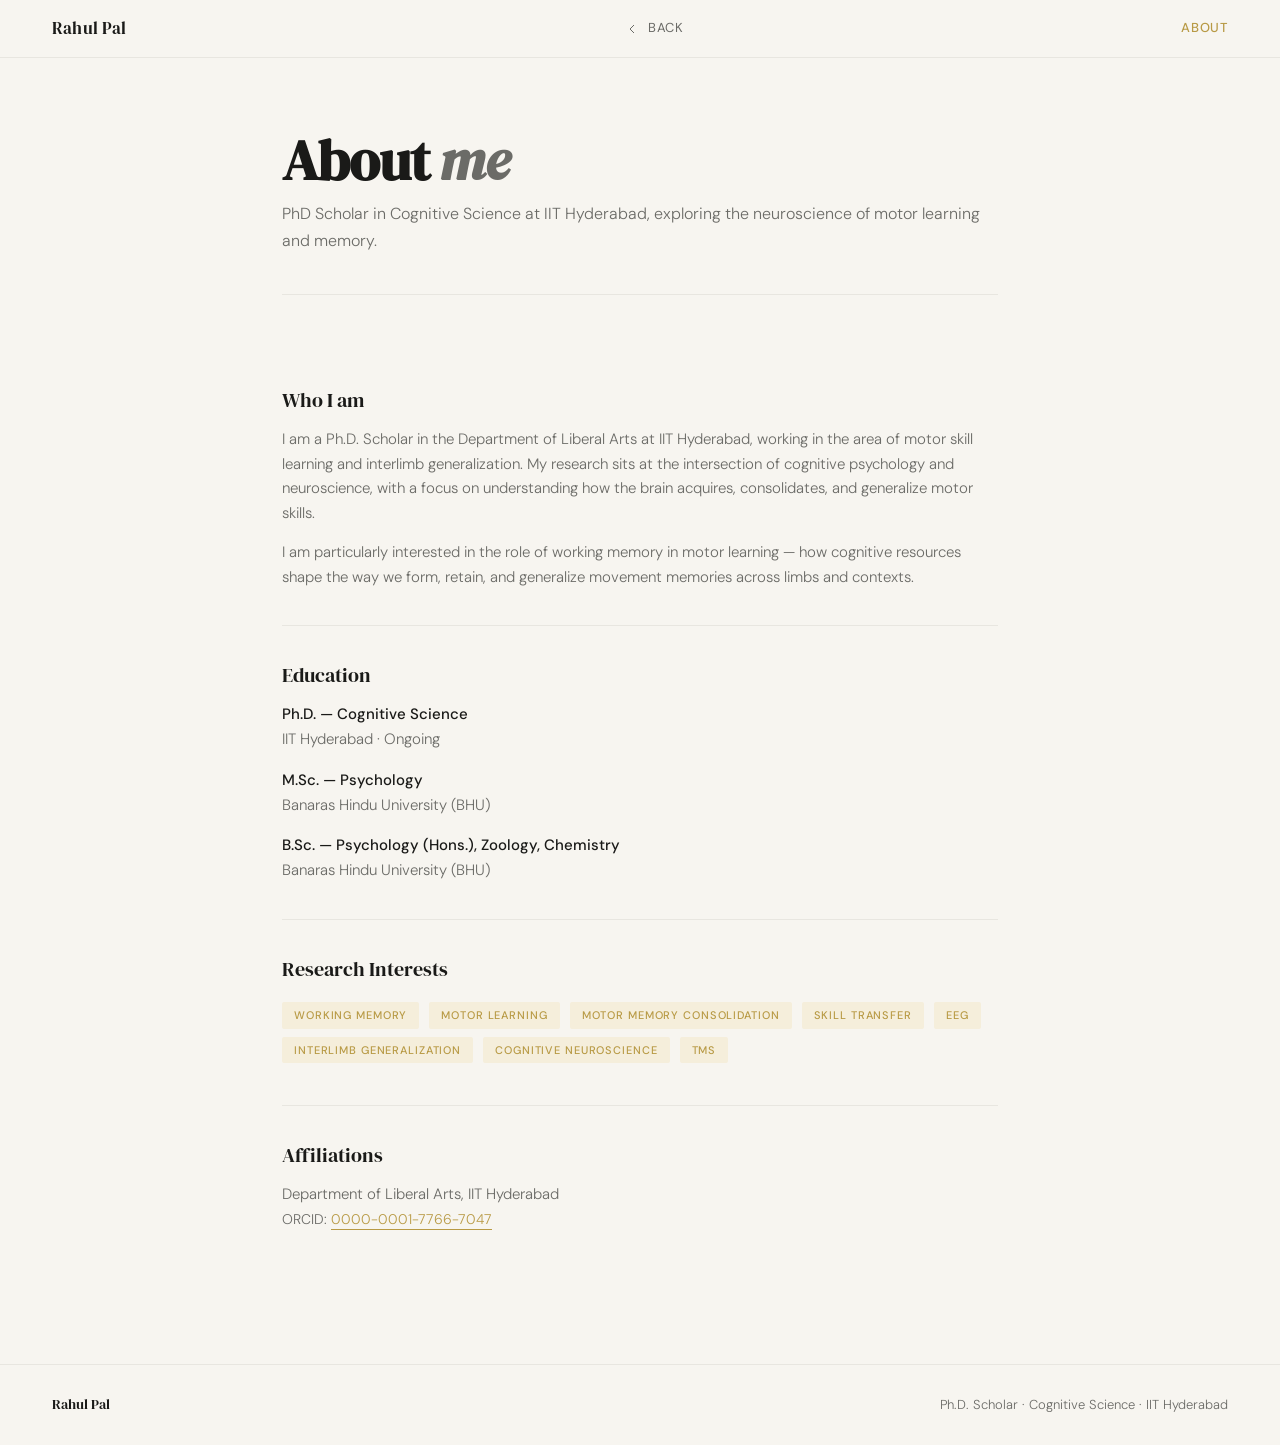
<file: about.html>
<!DOCTYPE html>
<html lang="en">
<head>
<meta charset="UTF-8">
<meta name="viewport" content="width=device-width, initial-scale=1.0">
<title>About — Rahul Pal</title>
<link href="https://fonts.googleapis.com/css2?family=DM+Serif+Display:ital@0;1&family=DM+Sans:wght@300;400;500&display=swap" rel="stylesheet">
<link rel="stylesheet" href="style.css">
</head>
<body>

<nav>
  <span class="nav-name"><a href="index.html">Rahul Pal</a></span>
  <a href="index.html" class="nav-back">
    <svg viewBox="0 0 24 24"><polyline points="15 18 9 12 15 6"/></svg>
    Back
  </a>
  <span class="nav-page-title">About</span>
</nav>

<div class="page">
  <div class="inner-page">

    <h1 class="page-heading">About <em>me</em></h1>
    <p class="page-sub">PhD Scholar in Cognitive Science at IIT Hyderabad, exploring the neuroscience of motor learning and memory.</p>

    <div class="block">
      <div class="block-title">Who I am</div>
      <p class="block-body">
        I am a Ph.D. Scholar in the Department of Liberal Arts at IIT Hyderabad, working in the area of motor skill learning and interlimb generalization. My research sits at the intersection of cognitive psychology and neuroscience, with a focus on understanding how the brain acquires, consolidates, and generalize motor skills.
      </p>
      <p class="block-body">
        I am particularly interested in the role of working memory in motor learning — how cognitive resources shape the way we form, retain, and generalize movement memories across limbs and contexts.
      </p>
    </div>

    <div class="block">
      <div class="block-title">Education</div>
      <div class="block-body">
        <p style="margin-bottom: 16px;">
          <strong style="color: var(--ink); font-weight: 500; display: block;">Ph.D. — Cognitive Science</strong>
          IIT Hyderabad · Ongoing
        </p>
        <p style="margin-bottom: 16px;">
          <strong style="color: var(--ink); font-weight: 500; display: block;">M.Sc. — Psychology</strong>
          Banaras Hindu University (BHU)
        </p>
        <p>
          <strong style="color: var(--ink); font-weight: 500; display: block;">B.Sc. — Psychology (Hons.), Zoology, Chemistry</strong>
          Banaras Hindu University (BHU)
        </p>
      </div>
    </div>

    <div class="block">
      <div class="block-title">Research Interests</div>
      <div style="margin-top: 8px;">
        <span class="tag">Working Memory</span>
        <span class="tag">Motor Learning</span>
        <span class="tag">Motor Memory Consolidation</span>
        <span class="tag">Skill Transfer</span>
        <span class="tag">EEG</span>
        <span class="tag">Interlimb Generalization</span>
        <span class="tag">Cognitive Neuroscience</span>
        <span class="tag">TMS</span>
      </div>
    </div>

    <div class="block">
      <div class="block-title">Affiliations</div>
      <p class="block-body">
        Department of Liberal Arts, IIT Hyderabad<br>
        <span style="color: var(--muted); font-size: 14px;">ORCID: <a href="https://orcid.org/0000-0001-7766-7047" target="_blank" style="color: var(--gold); border-bottom: 1px solid var(--gold); padding-bottom: 1px;">0000-0001-7766-7047</a></span>
      </p>
    </div>

  </div>
</div>

<footer>
  <span class="footer-name">Rahul Pal</span>
  <span class="footer-note">Ph.D. Scholar · Cognitive Science · IIT Hyderabad</span>
</footer>

</body>
</html>
</file>
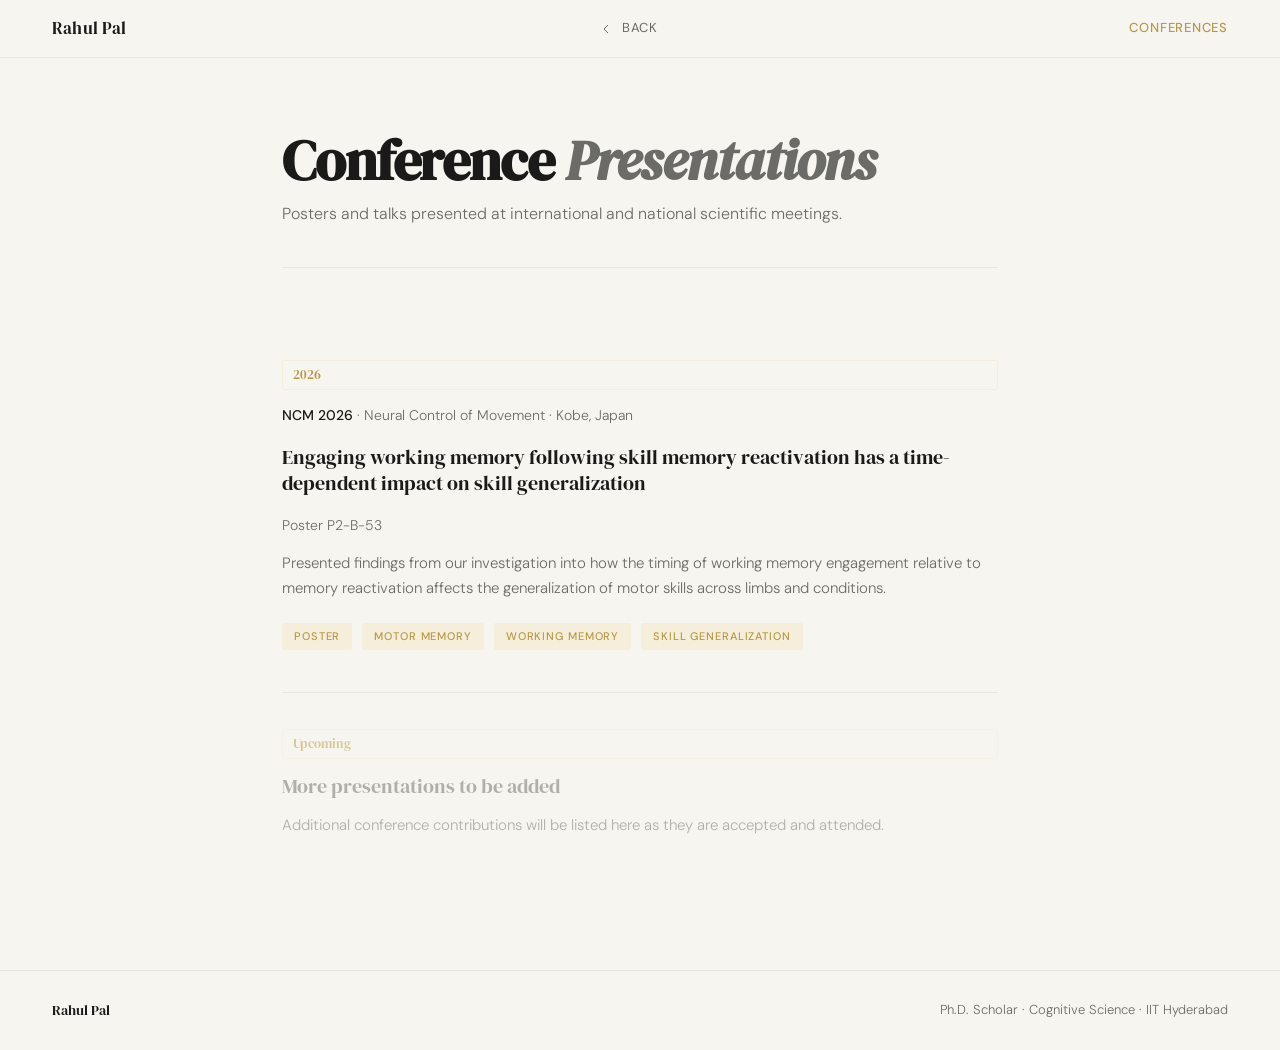
<file: conferences.html>
<!DOCTYPE html>
<html lang="en">
<head>
<meta charset="UTF-8">
<meta name="viewport" content="width=device-width, initial-scale=1.0">
<title>Conference Presentations — Rahul Pal</title>
<link href="https://fonts.googleapis.com/css2?family=DM+Serif+Display:ital@0;1&family=DM+Sans:wght@300;400;500&display=swap" rel="stylesheet">
<link rel="stylesheet" href="style.css">
</head>
<body>

<nav>
  <span class="nav-name"><a href="index.html">Rahul Pal</a></span>
  <a href="index.html" class="nav-back">
    <svg viewBox="0 0 24 24"><polyline points="15 18 9 12 15 6"/></svg>
    Back
  </a>
  <span class="nav-page-title">Conferences</span>
</nav>

<div class="page">
  <div class="inner-page">

    <h1 class="page-heading">Conference <em>Presentations</em></h1>
    <p class="page-sub">Posters and talks presented at international and national scientific meetings.</p>

    <!-- Conference 1 -->
    <div class="block">
      <span class="year-badge">2026</span>
      <div class="block-meta" style="margin-bottom: 6px;">
        <strong>NCM 2026</strong> · Neural Control of Movement · Kobe, Japan
      </div>
      <div class="block-title">Engaging working memory following skill memory reactivation has a time-dependent impact on skill generalization</div>
      <p class="block-meta" style="margin-top: 8px;">
        Poster P2-B-53
      </p>
      <p class="block-body">
        Presented findings from our investigation into how the timing of working memory engagement relative to memory reactivation affects the generalization of motor skills across limbs and conditions.
      </p>
      <div style="margin-top: 10px;">
        <span class="tag">Poster</span>
        <span class="tag">Motor Memory</span>
        <span class="tag">Working Memory</span>
        <span class="tag">Skill Generalization</span>
      </div>
    </div>

    <!-- Placeholder -->
    <div class="block" style="opacity: .5;">
      <span class="year-badge">Upcoming</span>
      <div class="block-title" style="color: var(--muted);">More presentations to be added</div>
      <p class="block-body">Additional conference contributions will be listed here as they are accepted and attended.</p>
    </div>

  </div>
</div>

<footer>
  <span class="footer-name">Rahul Pal</span>
  <span class="footer-note">Ph.D. Scholar · Cognitive Science · IIT Hyderabad</span>
</footer>

</body>
</html>
</file>
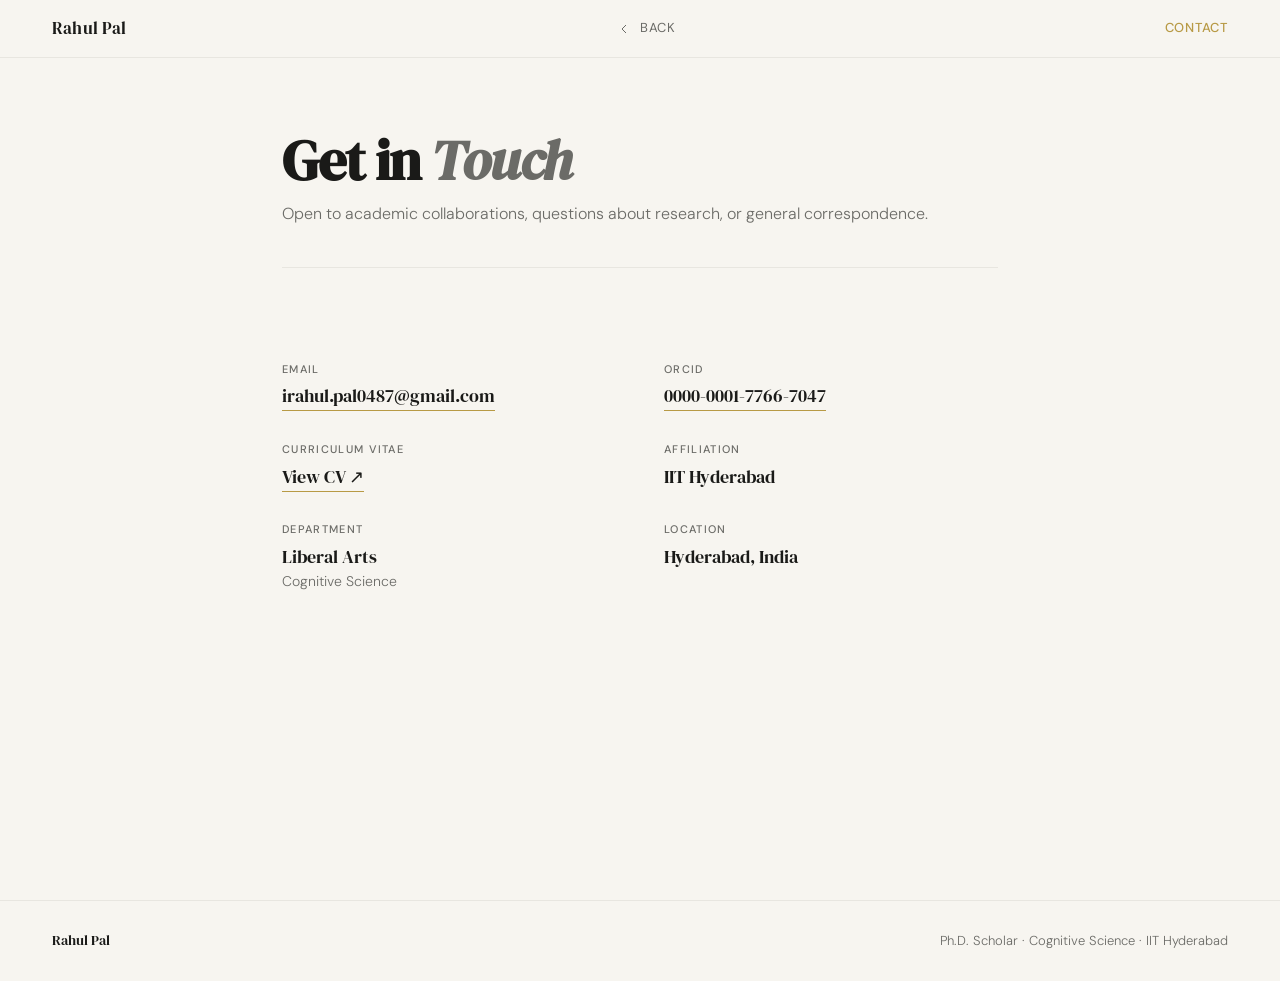
<file: contact.html>
<!DOCTYPE html>
<html lang="en">
<head>
<meta charset="UTF-8">
<meta name="viewport" content="width=device-width, initial-scale=1.0">
<title>Contact — Rahul Pal</title>
<link href="https://fonts.googleapis.com/css2?family=DM+Serif+Display:ital@0;1&family=DM+Sans:wght@300;400;500&display=swap" rel="stylesheet">
<link rel="stylesheet" href="style.css">
</head>
<body>

<nav>
  <span class="nav-name"><a href="index.html">Rahul Pal</a></span>
  <a href="index.html" class="nav-back">
    <svg viewBox="0 0 24 24"><polyline points="15 18 9 12 15 6"/></svg>
    Back
  </a>
  <span class="nav-page-title">Contact</span>
</nav>

<div class="page">
  <div class="inner-page">

    <h1 class="page-heading">Get in <em>Touch</em></h1>
    <p class="page-sub">Open to academic collaborations, questions about research, or general correspondence.</p>

    <div class="block">
      <div class="contact-grid">

        <div class="contact-item">
          <p class="c-label">Email</p>
          <p class="c-value">
            <a href="mailto:irahul.pal0487@gmail.com">irahul.pal0487@gmail.com</a>
          </p>
        </div>

        <div class="contact-item">
          <p class="c-label">ORCID</p>
          <p class="c-value">
            <a href="https://orcid.org/0000-0001-7766-7047" target="_blank">0000-0001-7766-7047</a>
          </p>
        </div>

        <div class="contact-item">
          <p class="c-label">Curriculum Vitae</p>
          <p class="c-value">
            <a href="https://docs.google.com/document/d/1UCKNAjZ1dPWgtBYZNdD1Gv9Nm5IeKmHbEqtAERbjmjU/edit?usp=sharing" target="_blank">View CV ↗</a>
          </p>
        </div>

        <div class="contact-item">
          <p class="c-label">Affiliation</p>
          <p class="c-value">IIT Hyderabad</p>
        </div>

        <div class="contact-item">
          <p class="c-label">Department</p>
          <p class="c-value">Liberal Arts<br><span style="font-size:14px; color:var(--muted); font-family:'DM Sans', sans-serif;">Cognitive Science</span></p>
        </div>

        <div class="contact-item">
          <p class="c-label">Location</p>
          <p class="c-value">Hyderabad, India</p>
        </div>

      </div>
    </div>

  </div>
</div>

<footer>
  <span class="footer-name">Rahul Pal</span>
  <span class="footer-note">Ph.D. Scholar · Cognitive Science · IIT Hyderabad</span>
</footer>

</body>
</html>
</file>
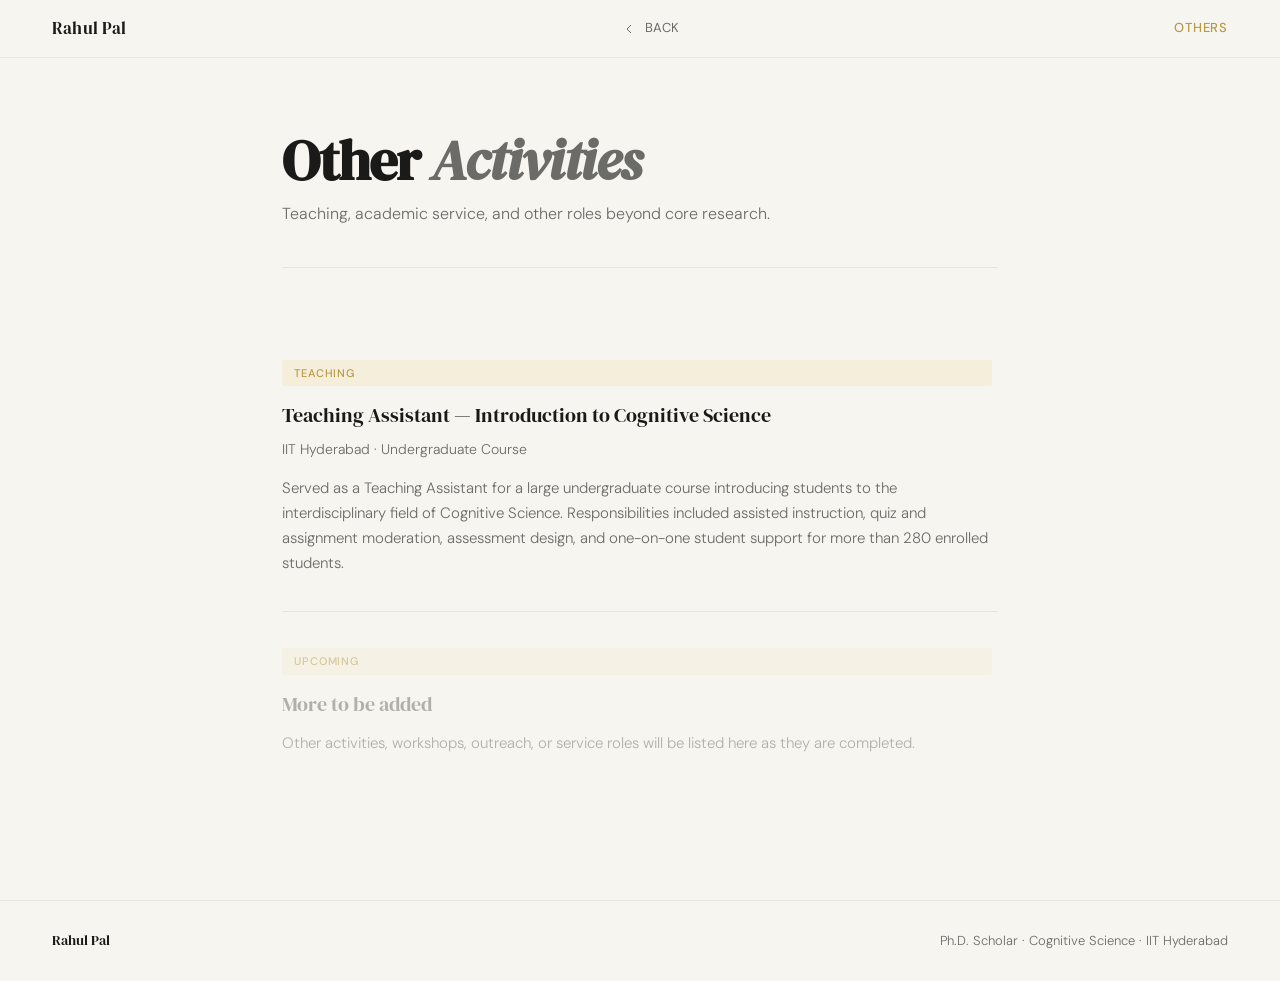
<file: others.html>
<!DOCTYPE html>
<html lang="en">
<head>
<meta charset="UTF-8">
<meta name="viewport" content="width=device-width, initial-scale=1.0">
<title>Others — Rahul Pal</title>
<link href="https://fonts.googleapis.com/css2?family=DM+Serif+Display:ital@0;1&family=DM+Sans:wght@300;400;500&display=swap" rel="stylesheet">
<link rel="stylesheet" href="style.css">
</head>
<body>

<nav>
  <span class="nav-name"><a href="index.html">Rahul Pal</a></span>
  <a href="index.html" class="nav-back">
    <svg viewBox="0 0 24 24"><polyline points="15 18 9 12 15 6"/></svg>
    Back
  </a>
  <span class="nav-page-title">Others</span>
</nav>

<div class="page">
  <div class="inner-page">

    <h1 class="page-heading">Other <em>Activities</em></h1>
    <p class="page-sub">Teaching, academic service, and other roles beyond core research.</p>

    <div class="block">
      <span class="tag">Teaching</span>
      <div class="block-title">Teaching Assistant — Introduction to Cognitive Science</div>
      <p class="block-meta">IIT Hyderabad · Undergraduate Course</p>
      <p class="block-body">
        Served as a Teaching Assistant for a large undergraduate course introducing students to the interdisciplinary field of Cognitive Science. Responsibilities included assisted instruction, quiz and assignment moderation, assessment design, and one-on-one student support for more than 280 enrolled students.
      </p>
    </div>

    <div class="block" style="opacity:.5;">
      <span class="tag">Upcoming</span>
      <div class="block-title" style="color: var(--muted);">More to be added</div>
      <p class="block-body">Other activities, workshops, outreach, or service roles will be listed here as they are completed.</p>
    </div>

  </div>
</div>

<footer>
  <span class="footer-name">Rahul Pal</span>
  <span class="footer-note">Ph.D. Scholar · Cognitive Science · IIT Hyderabad</span>
</footer>

</body>
</html>
</file>
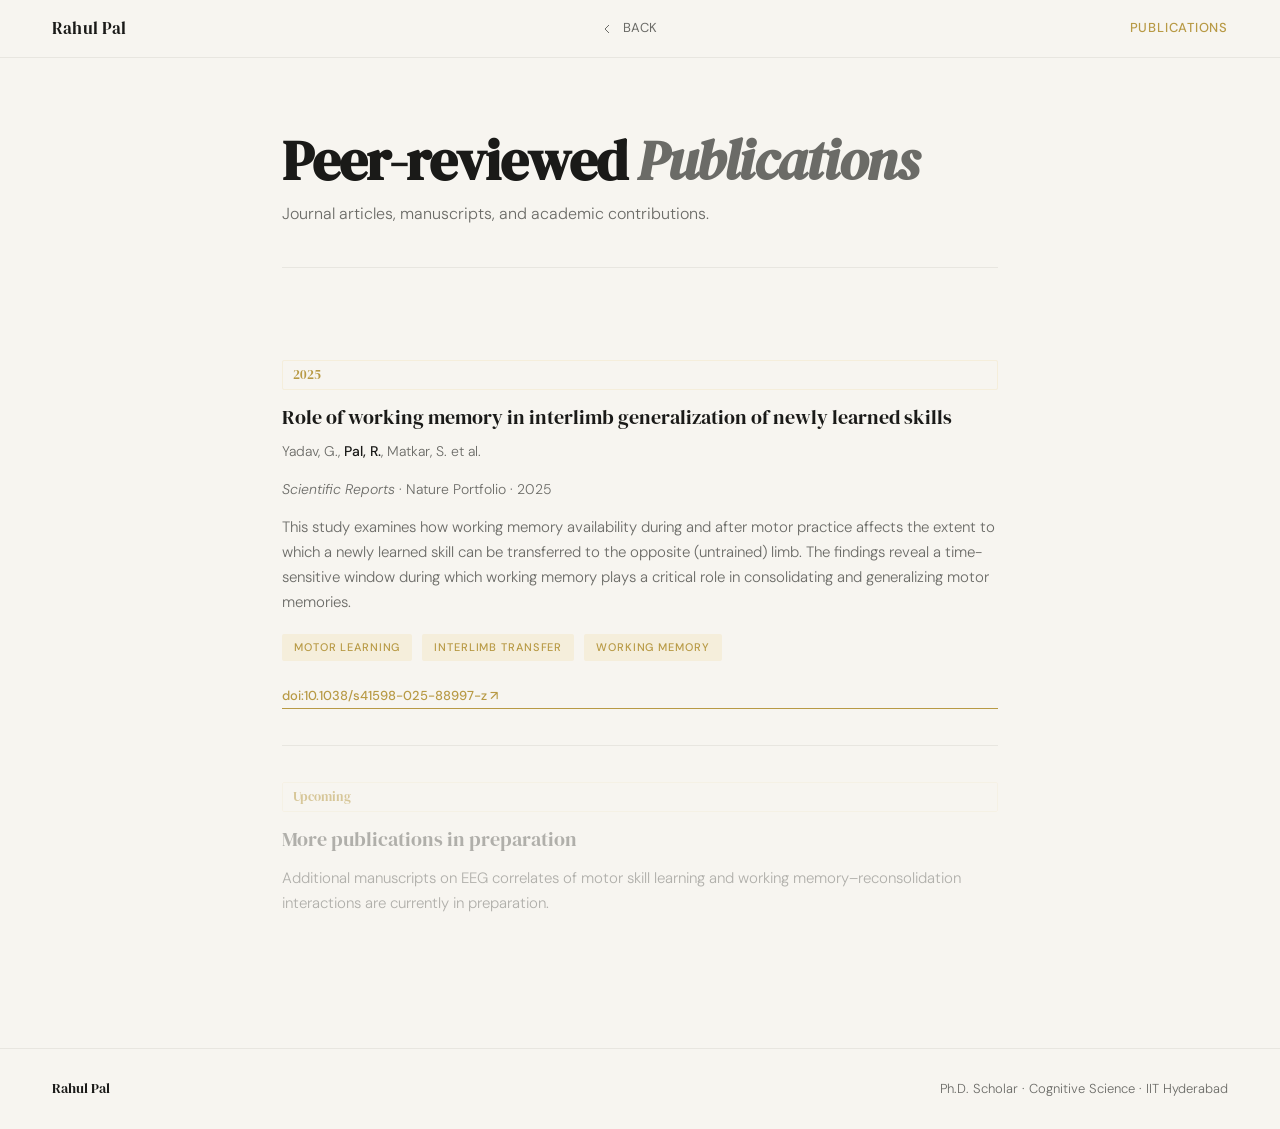
<file: publications.html>
<!DOCTYPE html>
<html lang="en">
<head>
<meta charset="UTF-8">
<meta name="viewport" content="width=device-width, initial-scale=1.0">
<title>Publications — Rahul Pal</title>
<link href="https://fonts.googleapis.com/css2?family=DM+Serif+Display:ital@0;1&family=DM+Sans:wght@300;400;500&display=swap" rel="stylesheet">
<link rel="stylesheet" href="style.css">
</head>
<body>

<nav>
  <span class="nav-name"><a href="index.html">Rahul Pal</a></span>
  <a href="index.html" class="nav-back">
    <svg viewBox="0 0 24 24"><polyline points="15 18 9 12 15 6"/></svg>
    Back
  </a>
  <span class="nav-page-title">Publications</span>
</nav>

<div class="page">
  <div class="inner-page">

    <h1 class="page-heading">Peer-reviewed <em>Publications</em></h1>
    <p class="page-sub">Journal articles, manuscripts, and academic contributions.</p>

    <!-- Publication 1 -->
    <div class="block">
      <span class="year-badge">2025</span>
      <div class="block-title">Role of working memory in interlimb generalization of newly learned skills</div>
      <p class="block-meta">
        Yadav, G., <strong>Pal, R.</strong>, Matkar, S. et al.
      </p>
      <p class="block-meta" style="margin-top: 4px;">
        <em>Scientific Reports</em> · Nature Portfolio · 2025
      </p>
      <p class="block-body">
        This study examines how working memory availability during and after motor practice affects the extent to which a newly learned skill can be transferred to the opposite (untrained) limb. The findings reveal a time-sensitive window during which working memory plays a critical role in consolidating and generalizing motor memories.
      </p>
      <div style="margin-top: 8px;">
        <span class="tag">Motor Learning</span>
        <span class="tag">Interlimb Transfer</span>
        <span class="tag">Working Memory</span>
      </div>
      <a class="link-btn" href="https://doi.org/10.1038/s41598-025-88997-z" target="_blank">
        doi:10.1038/s41598-025-88997-z ↗
      </a>
    </div>

    <!-- Placeholder for future publications -->
    <div class="block" style="opacity: .5;">
      <span class="year-badge">Upcoming</span>
      <div class="block-title" style="color: var(--muted);">More publications in preparation</div>
      <p class="block-body">Additional manuscripts on EEG correlates of motor skill learning and working memory–reconsolidation interactions are currently in preparation.</p>
    </div>

  </div>
</div>

<footer>
  <span class="footer-name">Rahul Pal</span>
  <span class="footer-note">Ph.D. Scholar · Cognitive Science · IIT Hyderabad</span>
</footer>

</body>
</html>
</file>
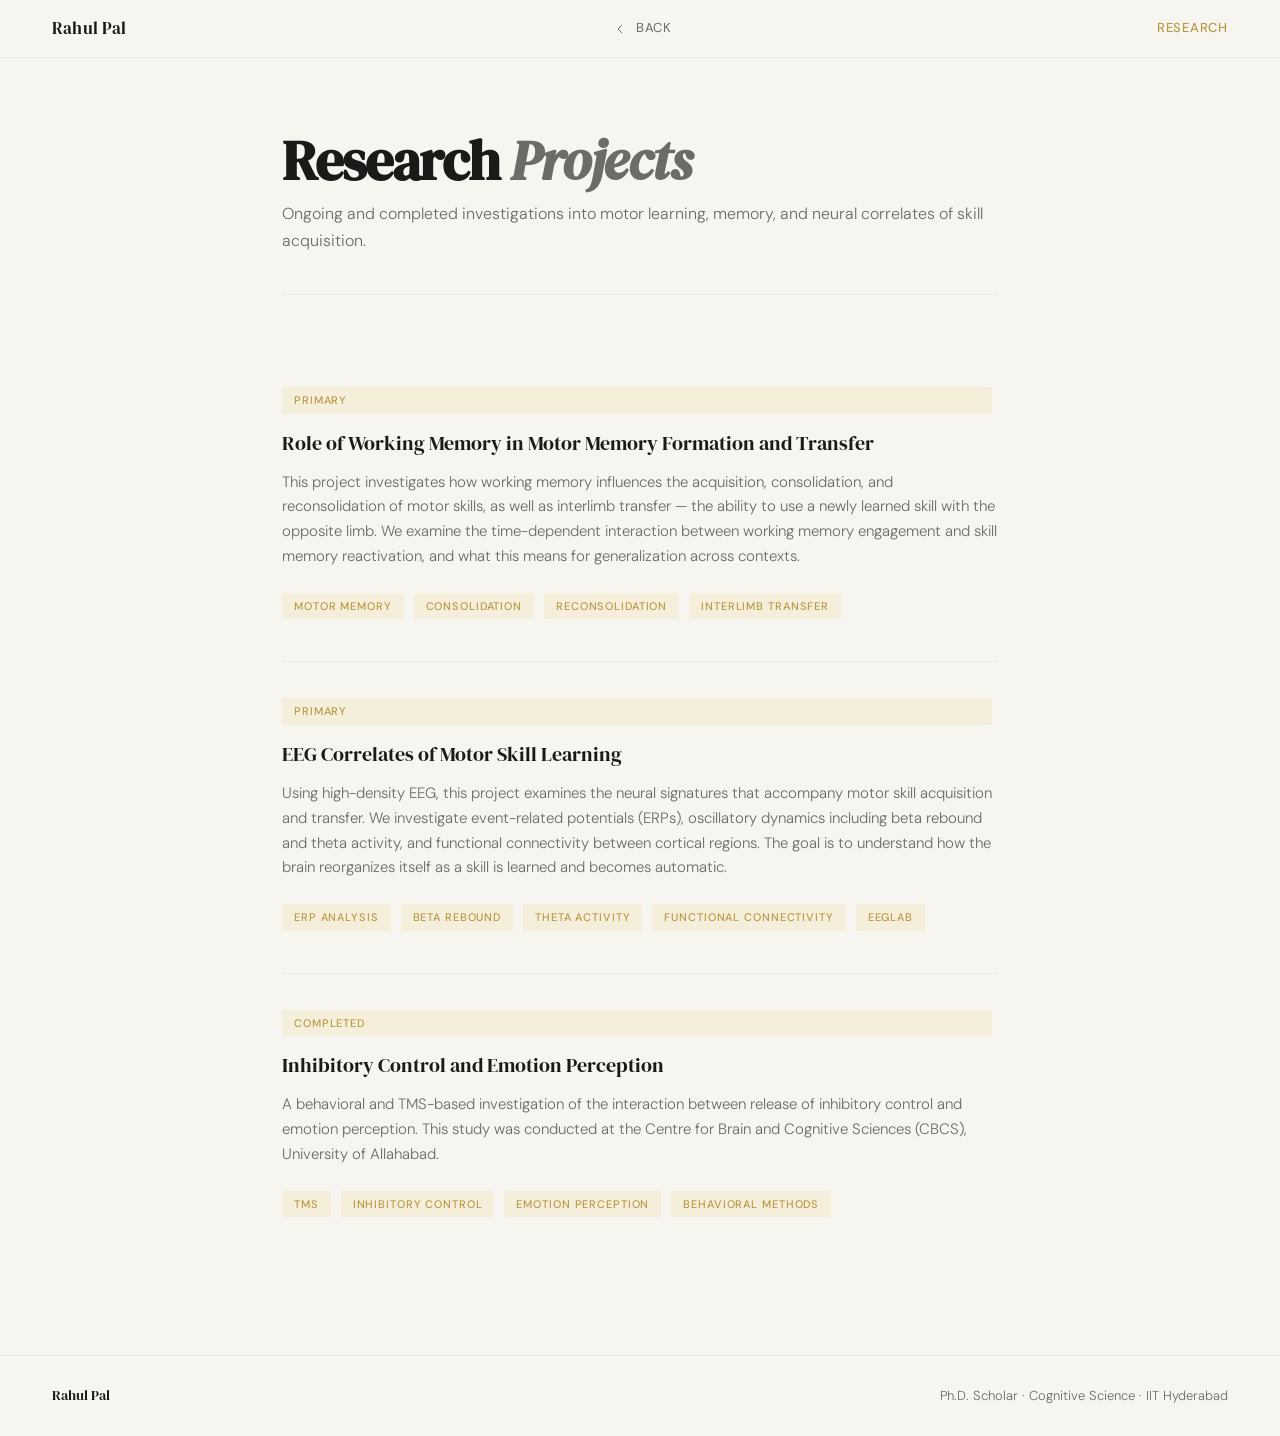
<file: research.html>
<!DOCTYPE html>
<html lang="en">
<head>
<meta charset="UTF-8">
<meta name="viewport" content="width=device-width, initial-scale=1.0">
<title>Research — Rahul Pal</title>
<link href="https://fonts.googleapis.com/css2?family=DM+Serif+Display:ital@0;1&family=DM+Sans:wght@300;400;500&display=swap" rel="stylesheet">
<link rel="stylesheet" href="style.css">
</head>
<body>

<nav>
  <span class="nav-name"><a href="index.html">Rahul Pal</a></span>
  <a href="index.html" class="nav-back">
    <svg viewBox="0 0 24 24"><polyline points="15 18 9 12 15 6"/></svg>
    Back
  </a>
  <span class="nav-page-title">Research</span>
</nav>

<div class="page">
  <div class="inner-page">

    <h1 class="page-heading">Research <em>Projects</em></h1>
    <p class="page-sub">Ongoing and completed investigations into motor learning, memory, and neural correlates of skill acquisition.</p>

    <div class="block">
      <span class="tag">Primary</span>
      <div class="block-title">Role of Working Memory in Motor Memory Formation and Transfer</div>
      <p class="block-body">
        This project investigates how working memory influences the acquisition, consolidation, and reconsolidation of motor skills, as well as interlimb transfer — the ability to use a newly learned skill with the opposite limb. We examine the time-dependent interaction between working memory engagement and skill memory reactivation, and what this means for generalization across contexts.
      </p>
      <div style="margin-top: 12px;">
        <span class="tag">Motor Memory</span>
        <span class="tag">Consolidation</span>
        <span class="tag">Reconsolidation</span>
        <span class="tag">Interlimb Transfer</span>
      </div>
    </div>

    <div class="block">
      <span class="tag">Primary</span>
      <div class="block-title">EEG Correlates of Motor Skill Learning</div>
      <p class="block-body">
        Using high-density EEG, this project examines the neural signatures that accompany motor skill acquisition and transfer. We investigate event-related potentials (ERPs), oscillatory dynamics including beta rebound and theta activity, and functional connectivity between cortical regions. The goal is to understand how the brain reorganizes itself as a skill is learned and becomes automatic.
      </p>
      <div style="margin-top: 12px;">
        <span class="tag">ERP Analysis</span>
        <span class="tag">Beta Rebound</span>
        <span class="tag">Theta Activity</span>
        <span class="tag">Functional Connectivity</span>
        <span class="tag">EEGLAB</span>
      </div>
    </div>

    <div class="block">
      <span class="tag">Completed</span>
      <div class="block-title">Inhibitory Control and Emotion Perception</div>
      <p class="block-body">
        A behavioral and TMS-based investigation of the interaction between release of inhibitory control and emotion perception. This study was conducted at the Centre for Brain and Cognitive Sciences (CBCS), University of Allahabad.
      </p>
      <div style="margin-top: 12px;">
        <span class="tag">TMS</span>
        <span class="tag">Inhibitory Control</span>
        <span class="tag">Emotion Perception</span>
        <span class="tag">Behavioral Methods</span>
      </div>
    </div>

  </div>
</div>

<footer>
  <span class="footer-name">Rahul Pal</span>
  <span class="footer-note">Ph.D. Scholar · Cognitive Science · IIT Hyderabad</span>
</footer>

</body>
</html>
</file>
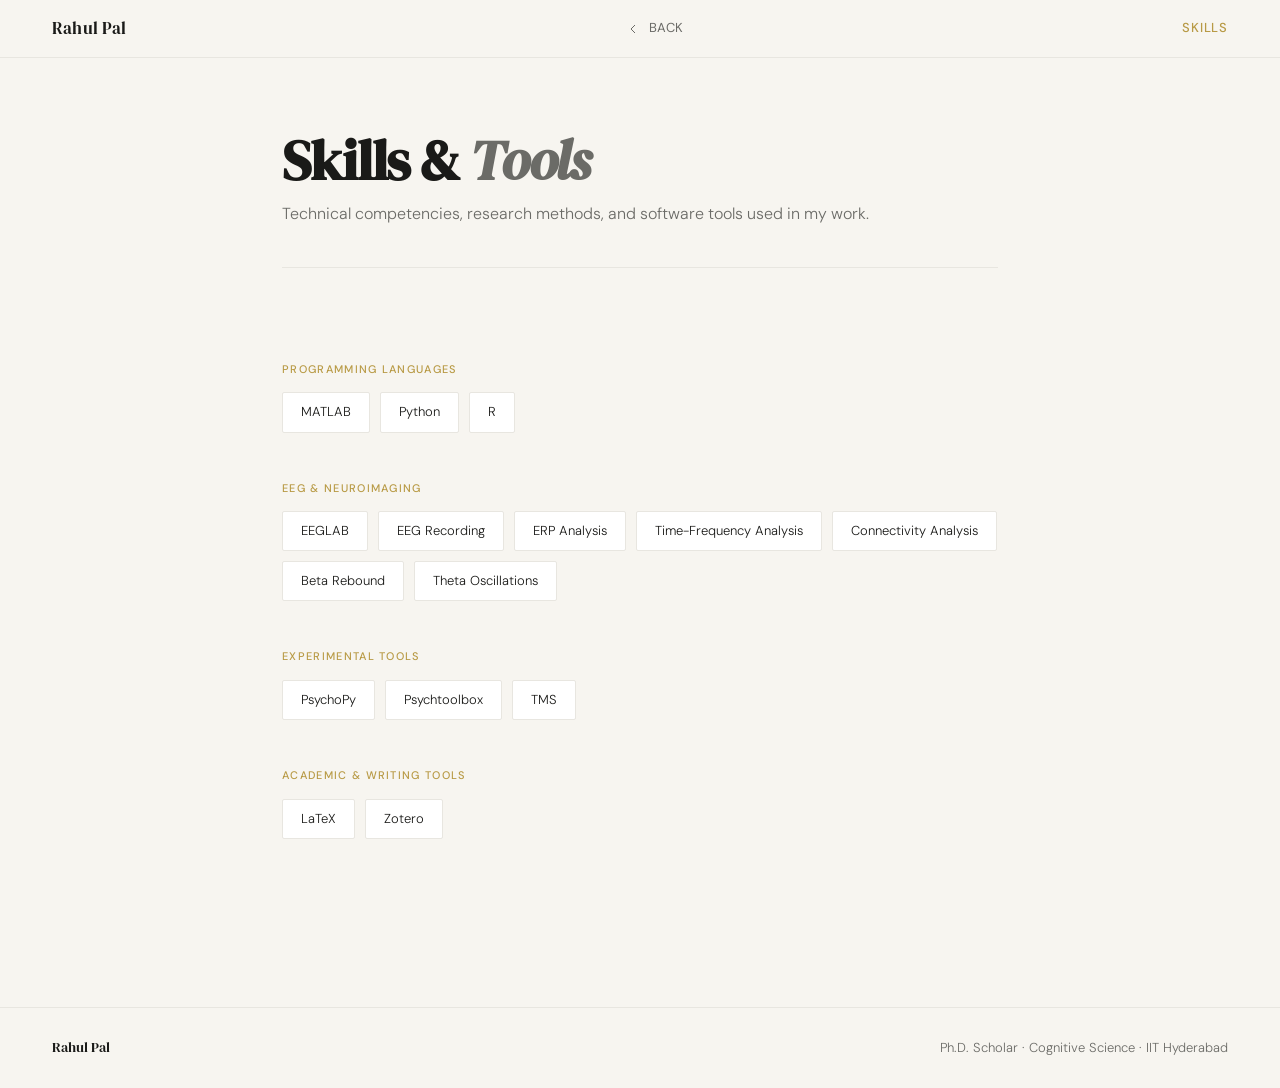
<file: skills.html>
<!DOCTYPE html>
<html lang="en">
<head>
<meta charset="UTF-8">
<meta name="viewport" content="width=device-width, initial-scale=1.0">
<title>Skills — Rahul Pal</title>
<link href="https://fonts.googleapis.com/css2?family=DM+Serif+Display:ital@0;1&family=DM+Sans:wght@300;400;500&display=swap" rel="stylesheet">
<link rel="stylesheet" href="style.css">
</head>
<body>

<nav>
  <span class="nav-name"><a href="index.html">Rahul Pal</a></span>
  <a href="index.html" class="nav-back">
    <svg viewBox="0 0 24 24"><polyline points="15 18 9 12 15 6"/></svg>
    Back
  </a>
  <span class="nav-page-title">Skills</span>
</nav>

<div class="page">
  <div class="inner-page">

    <h1 class="page-heading">Skills &amp; <em>Tools</em></h1>
    <p class="page-sub">Technical competencies, research methods, and software tools used in my work.</p>

    <div class="block">
      <div class="skills-group">
        <p class="skills-group-label">Programming Languages</p>
        <div class="skill-pills">
          <span class="pill">MATLAB</span>
          <span class="pill">Python</span>
          <span class="pill">R</span>
        </div>
      </div>

      <div class="skills-group">
        <p class="skills-group-label">EEG &amp; Neuroimaging</p>
        <div class="skill-pills">
          <span class="pill">EEGLAB</span>
          <span class="pill">EEG Recording</span>
          <span class="pill">ERP Analysis</span>
          <span class="pill">Time-Frequency Analysis</span>
          <span class="pill">Connectivity Analysis</span>
          <span class="pill">Beta Rebound</span>
          <span class="pill">Theta Oscillations</span>
        </div>
      </div>

      <div class="skills-group">
        <p class="skills-group-label">Experimental Tools</p>
        <div class="skill-pills">
          <span class="pill">PsychoPy</span>
          <span class="pill">Psychtoolbox</span>
          <span class="pill">TMS</span>
        </div>
      </div>

      <div class="skills-group">
        <p class="skills-group-label">Academic &amp; Writing Tools</p>
        <div class="skill-pills">
          <span class="pill">LaTeX</span>
          <span class="pill">Zotero</span>
        </div>
      </div>
    </div>

  </div>
</div>

<footer>
  <span class="footer-name">Rahul Pal</span>
  <span class="footer-note">Ph.D. Scholar · Cognitive Science · IIT Hyderabad</span>
</footer>

</body>
</html>
</file>
<file: style.css>
/* ── RESET ── */
*, *::before, *::after { box-sizing: border-box; margin: 0; padding: 0; }

:root {
  --ink: #1a1a18;
  --muted: #6b6b67;
  --faint: #e8e6e0;
  --gold: #b89a45;
  --gold-light: #f5eedb;
  --bg: #f7f5f0;
  --white: #ffffff;
}

body {
  font-family: 'DM Sans', sans-serif;
  background: var(--bg);
  color: var(--ink);
  font-size: 16px;
  line-height: 1.7;
  font-weight: 300;
}

a { color: inherit; text-decoration: none; }

/* ── NAV ── */
nav {
  position: fixed; top: 0; left: 0; right: 0; z-index: 100;
  background: rgba(247,245,240,.93);
  backdrop-filter: blur(10px);
  border-bottom: 1px solid var(--faint);
  display: flex; align-items: center; justify-content: space-between;
  padding: 0 52px;
  height: 58px;
}
.nav-name {
  font-family: 'DM Serif Display', serif;
  font-size: 17px;
  letter-spacing: .01em;
}
.nav-name a { transition: color .2s; }
.nav-name a:hover { color: var(--gold); }
.nav-back {
  display: flex; align-items: center; gap: 8px;
  font-size: 13px; font-weight: 400;
  letter-spacing: .04em; text-transform: uppercase;
  color: var(--muted);
  transition: color .2s;
}
.nav-back:hover { color: var(--ink); }
.nav-back svg { width: 16px; height: 16px; stroke: currentColor; fill: none; stroke-width: 1.5; }
.nav-page-title {
  font-size: 13px; font-weight: 500;
  letter-spacing: .06em; text-transform: uppercase;
  color: var(--gold);
}

/* ── PAGE WRAPPER ── */
.page { padding-top: 58px; min-height: 100vh; }

/* ── HERO HOME ── */
.hero {
  min-height: calc(100vh - 58px);
  display: grid; place-items: center;
  padding: 60px 52px 48px;
}
.hero-inner { max-width: 700px; width: 100%; }
.eyebrow {
  font-size: 11px; font-weight: 500;
  letter-spacing: .14em; text-transform: uppercase;
  color: var(--gold); margin-bottom: 24px;
}
.hero h1 {
  font-family: 'DM Serif Display', serif;
  font-size: clamp(52px, 9vw, 88px);
  line-height: 1.02; letter-spacing: -.025em;
  margin-bottom: 28px;
}
.hero h1 em { font-style: italic; color: var(--muted); }
.hero-bio {
  font-size: 18px; color: var(--muted);
  max-width: 500px; margin-bottom: 44px; line-height: 1.65;
}
.hero-links { display: flex; gap: 28px; flex-wrap: wrap; }
.hero-links a {
  font-size: 13px; font-weight: 500;
  letter-spacing: .07em; text-transform: uppercase;
  border-bottom: 1px solid var(--gold);
  padding-bottom: 2px;
  transition: color .2s;
}
.hero-links a:hover { color: var(--gold); }

.hero-top {
  display: flex;
  align-items: center;
  justify-content: space-between;
  gap: 48px;
}
.hero-photo-wrap { flex-shrink: 0; }
.hero-photo {
  width: 220px;
  height: 220px;
  object-fit: cover;
  border-radius: 50%;
  border: 3px solid var(--gold);
  display: block;
  filter: grayscale(15%);
}
@media (max-width: 640px) {
  .hero-top { flex-direction: column-reverse; align-items: flex-start; gap: 28px; }
  .hero-photo { width: 140px; height: 140px; }
}

/* ── SECTION GRID ── */
.section-label {
  font-size: 11px; font-weight: 500;
  letter-spacing: .14em; text-transform: uppercase;
  color: var(--muted); margin-bottom: 28px;
}
.grid-wrap {
  max-width: 900px; margin: 0 auto;
  padding: 72px 52px 96px;
  border-top: 1px solid var(--faint);
}
.card-grid {
  display: grid;
  grid-template-columns: repeat(auto-fit, minmax(240px, 1fr));
  gap: 16px;
}
.section-card {
  display: block;
  background: var(--white);
  border: 1px solid var(--faint);
  border-radius: 4px;
  padding: 32px 28px;
  cursor: pointer;
  transition: border-color .25s, transform .2s, box-shadow .25s;
  position: relative;
  overflow: hidden;
}
.section-card::after {
  content: '';
  position: absolute; bottom: 0; left: 0; right: 0;
  height: 2px;
  background: var(--gold);
  transform: scaleX(0);
  transform-origin: left;
  transition: transform .3s ease;
}
.section-card:hover {
  border-color: var(--gold);
  transform: translateY(-2px);
  box-shadow: 0 8px 32px rgba(0,0,0,.06);
}
.section-card:hover::after { transform: scaleX(1); }
.card-icon {
  font-size: 26px; margin-bottom: 20px;
  display: block;
}
.card-title {
  font-family: 'DM Serif Display', serif;
  font-size: 20px; margin-bottom: 8px; line-height: 1.2;
}
.card-desc {
  font-size: 13px; color: var(--muted);
  line-height: 1.55;
}
.card-arrow {
  display: inline-flex; align-items: center; gap: 6px;
  margin-top: 20px;
  font-size: 12px; font-weight: 500;
  letter-spacing: .06em; text-transform: uppercase;
  color: var(--gold);
  opacity: 0;
  transition: opacity .2s;
}
.section-card:hover .card-arrow { opacity: 1; }

/* ── INNER PAGE ── */
.inner-page {
  max-width: 820px;
  margin: 0 auto;
  padding: 72px 52px 96px;
}
.page-heading {
  font-family: 'DM Serif Display', serif;
  font-size: clamp(36px, 6vw, 56px);
  line-height: 1.1; letter-spacing: -.02em;
  margin-bottom: 8px;
}
.page-heading em { font-style: italic; color: var(--muted); }
.page-sub {
  font-size: 16px; color: var(--muted);
  margin-bottom: 56px;
  padding-bottom: 40px;
  border-bottom: 1px solid var(--faint);
}

/* ── CONTENT BLOCKS ── */
.block {
  padding: 36px 0;
  border-bottom: 1px solid var(--faint);
  display: grid;
  grid-template-columns: 1fr;
  gap: 10px;
}
.block:last-child { border-bottom: none; }

.block-title {
  font-family: 'DM Serif Display', serif;
  font-size: 20px; line-height: 1.3;
}
.block-meta {
  font-size: 14px; color: var(--muted);
}
.block-meta strong { color: var(--ink); font-weight: 500; }
.block-body {
  font-size: 15px; color: var(--muted);
  line-height: 1.65; margin-top: 4px;
}
.tag {
  display: inline-block;
  font-size: 11px; font-weight: 500;
  letter-spacing: .08em; text-transform: uppercase;
  background: var(--gold-light);
  color: var(--gold);
  padding: 4px 12px;
  border-radius: 2px;
  margin-right: 6px; margin-bottom: 6px;
}
.link-btn {
  display: inline-flex; align-items: center; gap: 6px;
  font-size: 13px; font-weight: 500;
  color: var(--gold);
  border-bottom: 1px solid var(--gold);
  padding-bottom: 1px;
  margin-top: 8px;
  transition: opacity .2s;
}
.link-btn:hover { opacity: .7; }
.year-badge {
  font-family: 'DM Serif Display', serif;
  font-size: 13px; color: var(--gold);
  border: 1px solid var(--gold-light);
  padding: 3px 10px; border-radius: 2px;
  display: inline-block; margin-bottom: 4px;
}

/* ── SKILLS ── */
.skills-group { margin-bottom: 36px; }
.skills-group-label {
  font-size: 11px; font-weight: 500;
  letter-spacing: .12em; text-transform: uppercase;
  color: var(--gold); margin-bottom: 14px;
}
.skill-pills { display: flex; flex-wrap: wrap; gap: 10px; }
.pill {
  font-size: 13px;
  padding: 8px 18px;
  border: 1px solid var(--faint);
  border-radius: 2px;
  background: var(--white);
  transition: border-color .2s, color .2s;
}
.pill:hover { border-color: var(--gold); color: var(--gold); }

/* ── CONTACT ── */
.contact-grid {
  display: grid;
  grid-template-columns: 1fr 1fr;
  gap: 32px 48px;
}
.c-label {
  font-size: 11px; font-weight: 500;
  letter-spacing: .12em; text-transform: uppercase;
  color: var(--muted); margin-bottom: 6px;
}
.c-value {
  font-family: 'DM Serif Display', serif;
  font-size: 18px; line-height: 1.3;
}
.c-value a {
  border-bottom: 1px solid var(--gold);
  padding-bottom: 2px;
  transition: color .2s;
}
.c-value a:hover { color: var(--gold); }

/* ── FOOTER ── */
footer {
  border-top: 1px solid var(--faint);
  padding: 28px 52px;
  display: flex; justify-content: space-between; align-items: center;
}
.footer-name {
  font-family: 'DM Serif Display', serif;
  font-size: 14px;
}
.footer-note { font-size: 13px; color: var(--muted); }

/* ── RESPONSIVE ── */
@media (max-width: 640px) {
  nav, .hero, .grid-wrap, .inner-page, footer { padding-left: 20px; padding-right: 20px; }
  .contact-grid { grid-template-columns: 1fr; }
  footer { flex-direction: column; gap: 8px; text-align: center; }
}
</file>
